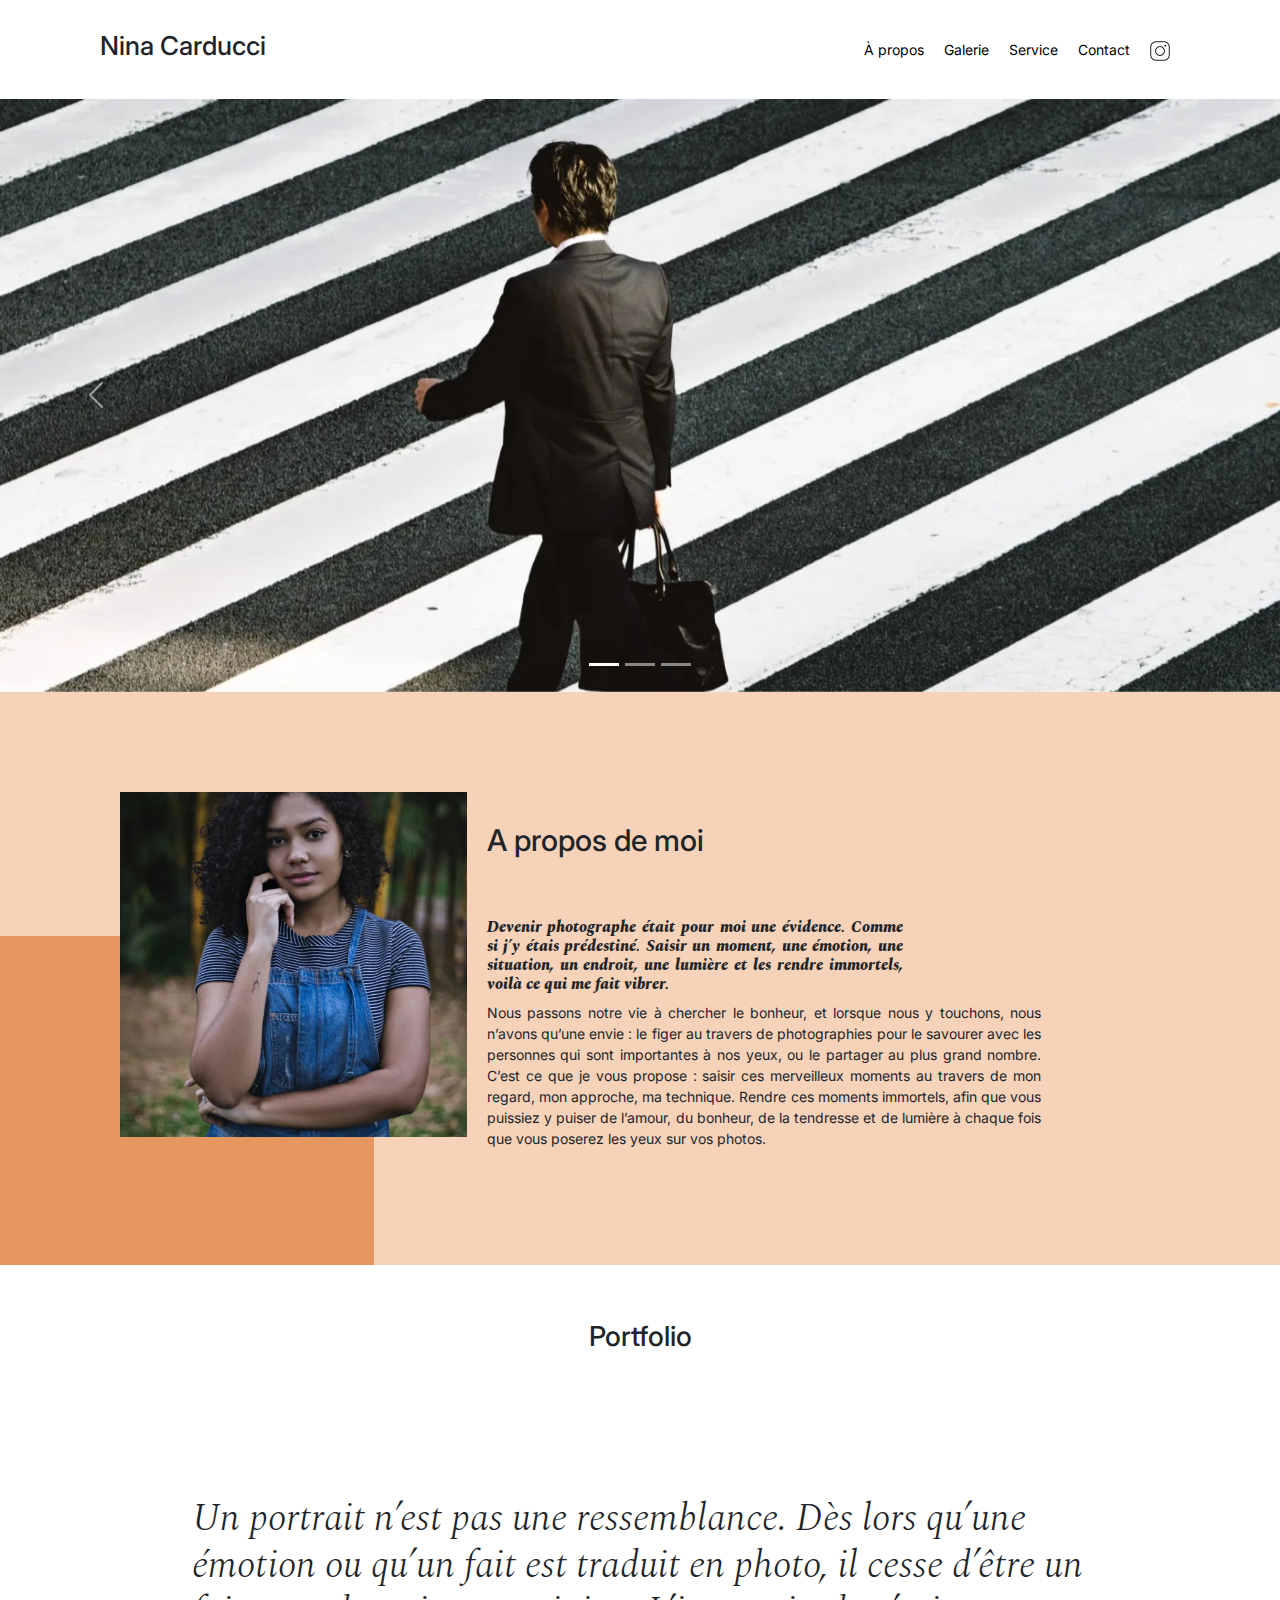
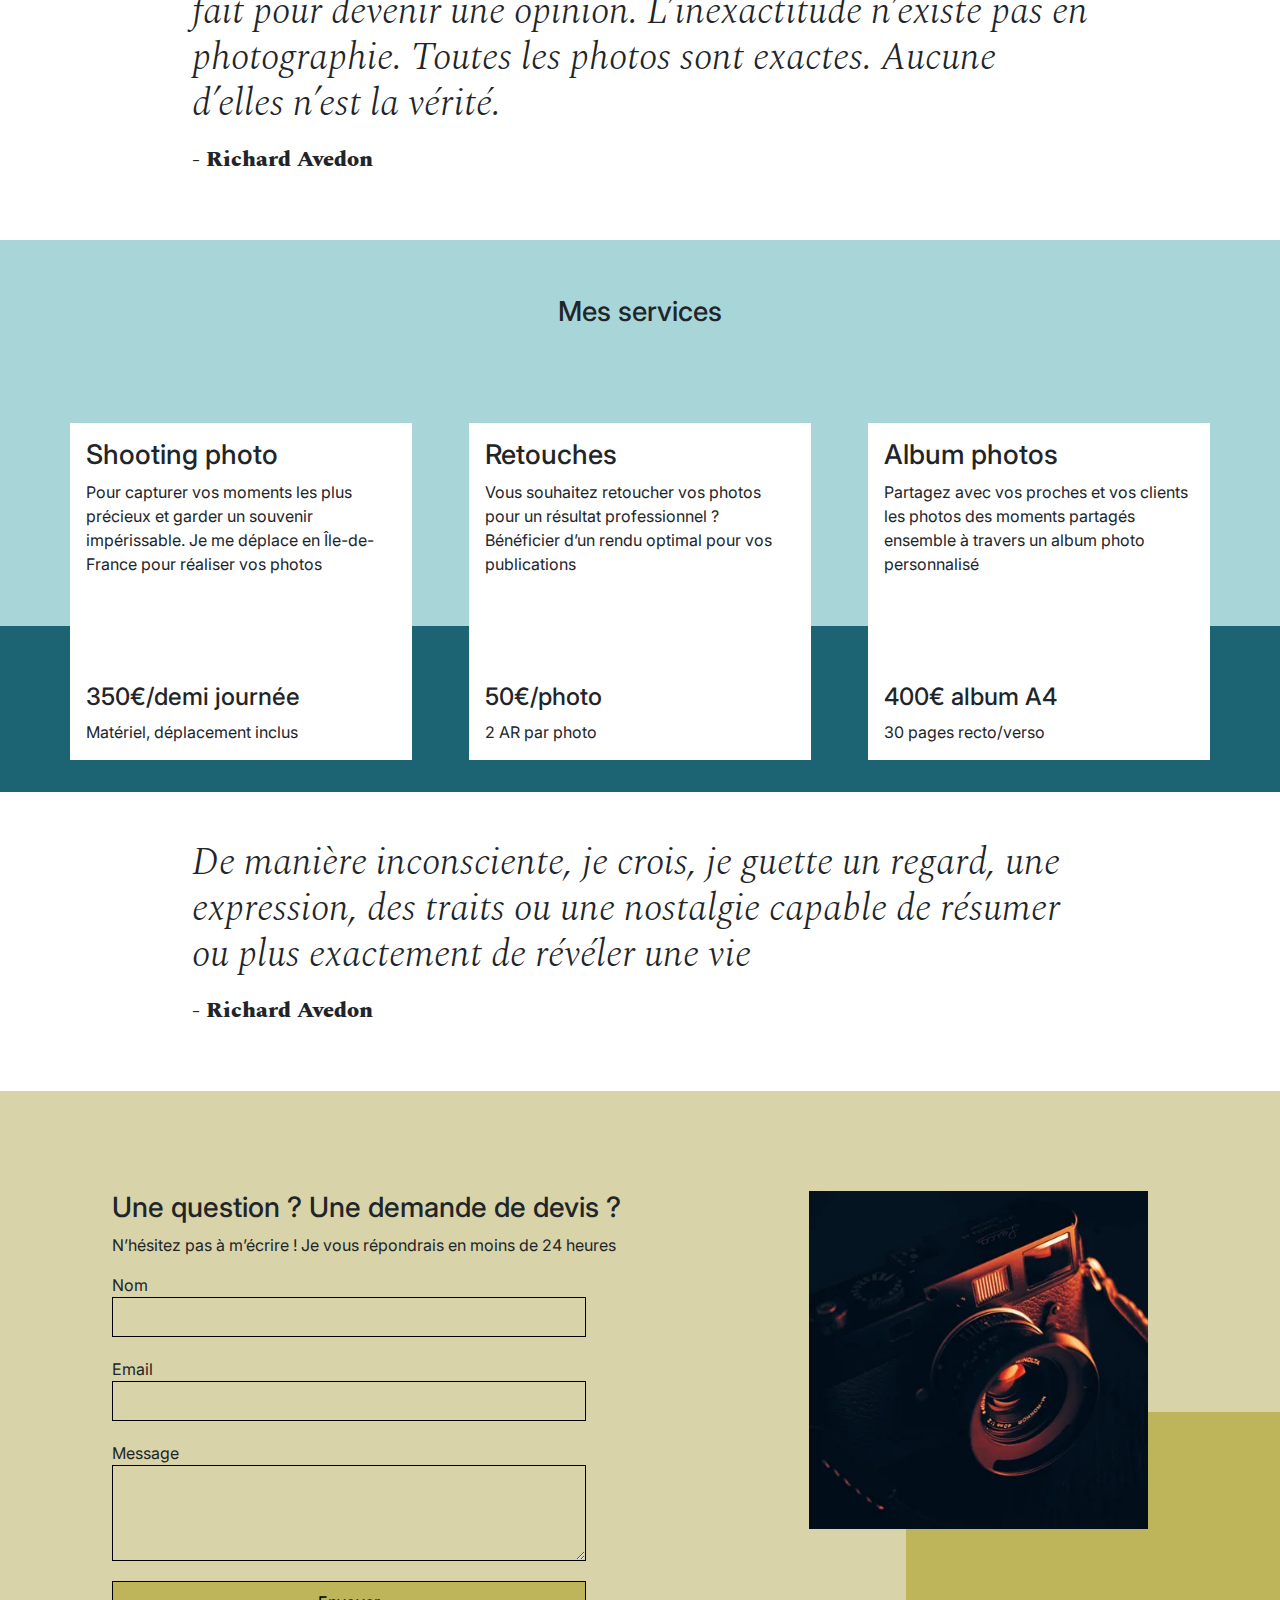
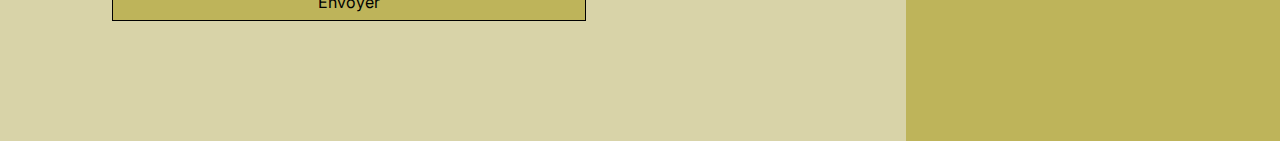
<file: index.html>
<!DOCTYPE html>
<html lang=fr>
   <head>
      <title>Nina Carducci Photographe passionnée Bordeaux Shooting - Retouches - Album Prix abordables</title>
	   <meta charset=UTF-8>
      <meta name=viewport content="width=device-width, initial-scale=1.0">
      <meta name=description content="Devenir photographe était pour moi une évidence. Comme si j’y étais prédestiné. Saisir un moment, une émotion, une situation, un endroit, une lumière et les rendre immortels, voilà ce qui me fait vibrer">
      <meta property=og:title content="Nina Carducci Photographe passionnée Bordeaux Shooting - Retouches - Album Prix abordables">
      <meta property=og:description content="Dans la page, vous pouvez avoir un aperçu de mon travail à travers la galerie, les services que je proposes ainsi que les tarifs">
      <meta property=og:image content=./assets/images/nina.webp>
      <meta property=og:url content=https://shania-s.github.io/Nina-Carducci/>
      <meta property=og:type content=website>
      <meta name=twitter:card content=summary_large_image />
      <meta name=twitter:site content=@votreCompteTwitter />
      <meta property=og:title content="Nina Carducci Photographe passionnée Bordeaux Shooting - Retouches - Album Prix abordables">
      <meta property=og:description content="Dans la page, vous pouvez avoir un aperçu de mon travail à travers la galerie, les services que je proposes ainsi que les tarifs">
      <meta name=twitter:image content="assets/images/nina_560.webp" />
      <meta name=twitter:url content=https://shania-s.github.io/Nina-Carducci/ />
	 
      <link rel="stylesheet" href="https://cdn.jsdelivr.net/npm/bootstrap@5.3.2/dist/css/bootstrap.min.css" integrity="sha384-T3c6CoIi6uLrA9TneNEoa7RxnatzjcDSCmG1MXxSR1GAsXEV/Dwwykc2MPK8M2HN" crossorigin="anonymous" defer>
	  <link rel="preload" href="https://cdn.jsdelivr.net/npm/bootstrap@5.3.2/dist/css/bootstrap.min.css" as="style" onload="this.onload=null;this.rel='stylesheet'">
<noscript><link rel="stylesheet" href="https://cdn.jsdelivr.net/npm/bootstrap@5.3.2/dist/css/bootstrap.min.css"></noscript>
      <link rel=preconnect href=https://fonts.googleapis.com>
      <link rel=preconnect href=https://fonts.gstatic.com crossorigin>
	  <script src=https://code.jquery.com/jquery-3.4.1.min.js integrity="sha256-CSXorXvZcTkaix6Yvo6HppcZGetbYMGWSFlBw8HfCJo=" crossorigin=anonymous defer></script>
	  <script src="https://cdn.jsdelivr.net/npm/bootstrap@5.3.2/dist/js/bootstrap.bundle.min.js" integrity="sha384-C6RzsynM9kWDrMNeT87bh95OGNyZPhcTNXj1NW7RuBCsyN/o0jlpcV8Qyq46cDfL" crossorigin="anonymous" defer></script>
      <script src=./assets/maugallery.min.js defer></script>
      <script src=./assets/scripts.js defer></script>
      <style>*{font-family:Inter;font-style:normal}img{max-width:100%; height:auto;} .nav a,.nav-pills .nav-link{color:#000}.about-me__introduction,.quote,.quote__text{font-style:italic;font-family:Spectral}.quote,.quote__author,.quote__text{font-family:Spectral}.service,.top-header{background-color:#fff;display:flex}#about,#contact{padding-inline:100px;padding-block:100px}.picture.left::before,.picture.right::before{content:" ";width:374px;height:329px;bottom:0;z-index:-1}#about,#contact .container,.mg-next,.mg-prev,.nav ul,.service,.top-header,form{display:flex}body{max-width:1920px;margin:auto}.top-header{position:sticky;top:0;z-index:1000;justify-content:space-between;padding-inline:100px;padding-block:30px;align-items:center}#about,#contact,#services,.item-column{position:relative}.item-column{cursor:pointer}.top-header .name{font-size:26px}.nav ul{list-style-type:none;font-size:14px;margin-bottom:0}.nav li{padding-inline:10px;cursor:pointer}.nav a{text-decoration:none}.social-link img{width:20px}#about{background-color:#f6d2b8}.picture.left::before{background-color:#e5975f;position:absolute;left:0}.picture{flex:1;margin:0 20px;z-index:0}.picture img{width:100%}#about-me,.form-container{flex:2; text-align:justify}.about-me__title{margin-top:1em;margin-bottom:60px;font-size:30px}.about-me__introduction{font-weight:800;width:60%;font-size:1rem}#about-me p{width:80%;font-size:14px}.title{text-align:center;padding-block:2em}#gallery .title,#services .title{font-size:1.72em}.service__description .service_title{font-size:1.7em}.service__price .price_title{font-size:1.5em}.gallery .nav{justify-content:center}.nav-pills .nav-link.active,.nav-pills .show>.nav-link{color:#000;background-color:#beb45a;border-radius:0}.item-column{margin-bottom:0!important;padding:0}.item-column::after{content:"";display:block;padding-bottom:100%}.gallery-item{position:absolute;width:100%;height:100%;object-fit:cover;padding:.5em}.form-container h1{font-size:1.75em}form input,form textarea{width:100%;background-color:transparent;border:1px solid;margin-bottom:20px}.quote{width:70%;margin:auto;padding-block:3em}.quote__text{font-weight:300;font-size:1.75rem;line-height:1.2}.quote__author{font-weight:800;font-size:22px}#services{margin:auto;background-color:#a8d5d8}#services .container::before{content:" ";background-color:#1c6474;position:absolute;width:100%;height:30%;bottom:0;left:0;z-index:0}#services .container{justify-content:space-between;display:flex;padding:2em 0}.service{max-width:390px;width:30%;height:337px;padding:1em;flex-direction:column;justify-content:space-between;z-index:1}#contact{margin:auto;background-color:#d8d3a8}.picture.right::before{background-color:#beb45a;position:absolute;right:0}form{flex-direction:column;width:70%;align-items:flex-start}form input{height:2.5em}form textarea{height:5em;line-height:2.5em;font-size:1.2em}input[type="submit"]{background-color:#beb45a;padding:.5em 1em}@media all and (max-width:1180px){.picture{flex:2}#about,#contact .container{align-items:center}.about-me__title{margin-top:0;margin-bottom:1em}#about-me h6,#about-me p{width:100%}.about-me__introduction{width:100%}}@media all and (max-width:1000px){.picture.left::before,.picture.right::before{height:30%;position:absolute;z-index:-1;width:100%}#about,#contact .container,#services .container{flex-direction:column}.picture{width:50%}.about-me__introduction{width:100%}.picture.left::before{bottom:auto;top:0;left:0}.about-me__title{text-align:center;margin-top:1em}.service{width:100%;max-width:100%;height:auto;margin:2em 0}.service__description{margin-bottom:1em}#services .container::before{width:30%;height:100%;bottom:0;right:0;left:auto;z-index:0}#contact .picture.right{margin-top:1em}.picture.right::before{bottom:0;right:0}}@media all and (max-width:650px){.top-header{flex-direction:column;padding-inline:0}.top-header .nav,.top-header .nav ul{width:100%;padding:0}.top-header .nav li{flex:1;padding-block:1em;text-align:center}.picture.left::before,.picture.right::before{height:150px}#services .container{align-items:center}#gallery .title,#services .title{font-size:1.72em}.quote__text{font-weight:300;font-size:1.75rem;line-height:1.2}.service{max-width:90%}#about,#contact{padding-inline:2em;padding-block:2em}form{width:100%}.picture{width:80%}.about-me__introduction{width:100%}}</style>
      <link rel=preload href=./assets/style.css as=style onload="this.onload=null;this.rel='stylesheet'">
      <noscript>
         <link rel=stylesheet href=./assets/style.css>
      </noscript>
      <link rel="preload" href="https://fonts.googleapis.com/css2?family=Inter&family=Spectral:ital,wght@0,400;1,300;1,400;1,800&display=swap" as="style" onload="this.onload=null;this.rel='stylesheet'">
      <noscript>
         <link rel="stylesheet" href="https://fonts.googleapis.com/css2?family=Inter&family=Spectral:ital,wght@0,400;1,300;1,400;1,800&display=swap">
      </noscript>
   </head>
   <body>
      <div class=top-header>
         <h1 class=name>Nina Carducci</h1>
         <div class=nav>
            <ul>
               <li><a href=#about>À propos</a></li>
               <li><a href=#gallery>Galerie</a></li>
               <li><a href=#services>Service</a></li>
               <li><a href=#contact>Contact</a></li>
               <li><a class=social-link href="https://www.instagram.com/ninacarducci.photo/?hl=fr" target=_blank title=Instagram><img src=assets/images/instagram.png alt=Instagram loading="lazy" width="35" height="35"></a></li>
            </ul>
         </div>
      </div>
      <div id=header>
         <div id=carouselExampleIndicators class="carousel slide" data-bs-ride=carousel>
            <div class=carousel-indicators>
               <button type=button data-bs-target=#carouselExampleIndicators data-bs-slide-to=0 class=active aria-current=true aria-label="Slide 1"></button>
               <button type=button data-bs-target=#carouselExampleIndicators data-bs-slide-to=1 aria-label="Slide 2"></button>
               <button type=button data-bs-target=#carouselExampleIndicators data-bs-slide-to=2 aria-label="Slide 3"></button>
            </div>
            <div class=carousel-inner>
               <div class="carousel-item active">
                  <img loading="eager" sizes="100vw"
                  srcset="
                  ./assets/images/slider/ryoji-iwata_320.webp 320w,
                  ./assets/images/slider/ryoji-iwata_414.webp 414w,
                  ./assets/images/slider/ryoji-iwata_768.webp 768w,
                  ./assets/images/slider/ryoji-iwata_1024.webp 1024w,
                  ./assets/images/slider/ryoji-iwata_1400.webp 1400w"
                  src="./assets/images/slider/ryoji-iwata_1400.webp"  class="d-block w-100" alt="Un homme vu de dos qui marche sur la route" width="1400" height="788">
               </div>
               <div class=carousel-item>
                  <img loading="lazy" sizes="100vw"
                  srcset="
                  ./assets/images/slider/nicholas-green_200.webp 200w,
                  ./assets/images/slider/nicholas-green_718.webp 718w,
                  ./assets/images/slider/nicholas-green_1088.webp 1088w,
                  ./assets/images/slider/nicholas-green_1400.webp 1400w"
                  src="./assets/images/slider/nicholas-green_1400.webp"
                   class="d-block w-100" alt="Des personnes en concert" width="1400" height="788"/>
               </div>
               <div class=carousel-item>
                  <img loading="lazy" sizes="100vw"
                  srcset="
                  ./assets/images/slider/edward-cisneros_200.webp 200w,
                  ./assets/images/slider/edward-cisneros_780.webp 780w,
                  ./assets/images/slider/edward-cisneros_1035.webp 1035w,
                  ./assets/images/slider/edward-cisneros_1325.webp 1325w,
                  ./assets/images/slider/edward-cisneros_1400.webp 1400w"
                  src="./assets/images/slider/edward-cisneros_1400.webp"  class="d-block w-100" alt="Deux personnes mariées penchées et qui s'embrassent" width="1400" height="788"/>
               </div>
            </div>
            <button class=carousel-control-prev type=button data-bs-target=#carouselExampleIndicators data-bs-slide=prev>
            <span class=carousel-control-prev-icon aria-hidden=true></span>
            <span class=visually-hidden>Previous</span>
            </button>
            <button class=carousel-control-next type=button data-bs-target=#carouselExampleIndicators data-bs-slide=next>
            <span class=carousel-control-next-icon aria-hidden=true></span>
            <span class=visually-hidden>Next</span>
            </button>
         </div>
      </div>
      <div id=about>
         <div class="picture left">
            <img  width="410" height="410" src="assets/images/nina_560.webp" sizes="(max-width: 500px) 300px, 560px"
				srcset="assets/images/nina_560.webp 560w, assets/images/nina_280.webp 280w" alt="Photo de Nina" loading="eager"/>
         </div>
         <div id=about-me>
            <h2 class=about-me__title>A propos de moi</h2>
            <h3 class=about-me__introduction>Devenir photographe était pour moi une évidence. Comme si j’y étais prédestiné. Saisir un moment, une émotion, une situation, un endroit, une lumière et les rendre immortels, voilà ce qui me fait vibrer.</h3>
            <p>Nous passons notre vie à chercher le bonheur, et lorsque nous y touchons, nous n’avons qu’une envie : le figer au travers de photographies pour le savourer avec les personnes qui sont importantes à nos yeux, ou le partager au plus grand nombre.
               C’est ce que je vous propose : saisir ces merveilleux moments au travers de mon regard, mon approche, ma technique. Rendre ces moments immortels, afin que vous puissiez y puiser de l’amour, du bonheur, de la tendresse et de lumière à chaque fois que vous poserez les yeux sur vos photos.
            </p>
         </div>
      </div>
      <div id=gallery>
         <h1 class=title>Portfolio</h1>
         <div class="container py-3">
            <div class=gallery style=display:none>
               <img loading=lazy height="420" width="420" data-gallery-tag=Concert alt="Des personnes assistant à un concert avec les mains levées" class=gallery-item sizes="(max-width: 684px) 100vw, 684px" srcset="
                  ./assets/images/gallery/concerts/aaron-paul-wnX-fXzB6Cw-unsplash_wloekt_c_scale,w_200.webp 200w,
                  ./assets/images/gallery/concerts/aaron-paul-wnX-fXzB6Cw-unsplash_wloekt_c_scale,w_391.webp 391w,
                  ./assets/images/gallery/concerts/aaron-paul-wnX-fXzB6Cw-unsplash_wloekt_c_scale,w_537.webp 537w,
                  ./assets/images/gallery/concerts/aaron-paul-wnX-fXzB6Cw-unsplash_wloekt_c_scale,w_684.webp 684w,
                  " src="./assets/images/gallery/concerts/aaron-paul-wnX-fXzB6Cw-unsplash_wloekt_c_scale,w_684.webp"/>
               <img loading=lazy height="420" width="420" data-gallery-tag=Entreprises alt="Un homme en costard avec les bras croisés" class=gallery-item src=./assets/images/gallery/entreprise/ali-morshedlou-WMD64tMfc4k-unsplash.webp srcset="./assets/images/gallery/entreprise/ali-morshedlou-WMD64tMfc4k-unsplash-254x381.webp 254w, ./assets/images/gallery/entreprise/ali-morshedlou-WMD64tMfc4k-unsplash-448x672.webp 448w, ./assets/images/gallery/entreprise/ali-morshedlou-WMD64tMfc4k-unsplash-608x912.webp 608w, ./assets/images/gallery/entreprise/ali-morshedlou-WMD64tMfc4k-unsplash-728x1091.webp 728w, ./assets/images/gallery/entreprise/ali-morshedlou-WMD64tMfc4k-unsplash-848x1271.webp 848w, ./assets/images/gallery/entreprise/ali-morshedlou-WMD64tMfc4k-unsplash-1090x1634.webp 1090w" sizes="(min-width: 1400px) 424px, (min-width: 1200px) 364px, (min-width: 1000px) 304px, (min-width: 780px) 224px, (min-width: 580px) 254px, calc(100vw - 16px)"/>
               <img loading=lazy height="420" width="420" data-gallery-tag=Entreprises alt="Une dame qui sourit" class=gallery-item src=./assets/images/gallery/entreprise/jason-goodman-tHO1_OuKbg0-unsplash.webp srcset="./assets/images/gallery/entreprise/jason-goodman-tHO1_OuKbg0-unsplash-254x172.webp 254w, ./assets/images/gallery/entreprise/jason-goodman-tHO1_OuKbg0-unsplash-608x411.webp 608w, ./assets/images/gallery/entreprise/jason-goodman-tHO1_OuKbg0-unsplash-848x574.webp 848w, ./assets/images/gallery/entreprise/jason-goodman-tHO1_OuKbg0-unsplash-1090x738.webp 1090w" sizes="(min-width: 1400px) 424px, (min-width: 1200px) 364px, (min-width: 1000px) 304px, (min-width: 780px) 224px, (min-width: 580px) 254px, calc(100vw - 16px)"/>
               <img loading=lazy height="420" width="420" data-gallery-tag=Mariages alt="Une vue sur les mains d'un couple marié" class=gallery-item src=./assets/images/gallery/mariage/hannah-busing-RvF2R_qMpRk-unsplash.webp srcset="./assets/images/gallery/mariage/hannah-busing-RvF2R_qMpRk-unsplash-304x243.webp 304w, ./assets/images/gallery/mariage/hannah-busing-RvF2R_qMpRk-unsplash-608x486.webp 608w, ./assets/images/gallery/mariage/hannah-busing-RvF2R_qMpRk-unsplash-848x678.webp 848w, ./assets/images/gallery/mariage/hannah-busing-RvF2R_qMpRk-unsplash-1090x872.webp 1090w" sizes="(min-width: 1400px) 424px, (min-width: 1200px) 364px, (min-width: 1000px) 304px, (min-width: 780px) 224px, (min-width: 580px) 254px, calc(100vw - 16px)"/>
               <img loading=lazy height="420" width="420" data-gallery-tag=Portrait alt="Portrait d'un homme qui ferme les yeux" class=gallery-item src=./assets/images/gallery/portraits/ade-tunji-rVkhWWZFAtQ-unsplash.webp srcset="./assets/images/gallery/portraits/ade-tunji-rVkhWWZFAtQ-unsplash-254x381.webp 254w, ./assets/images/gallery/portraits/ade-tunji-rVkhWWZFAtQ-unsplash-448x672.webp 448w, ./assets/images/gallery/portraits/ade-tunji-rVkhWWZFAtQ-unsplash-608x912.webp 608w,./assets/images/gallery/portraits/ade-tunji-rVkhWWZFAtQ-unsplash-728x1091.webp 728w, ./assets/images/gallery/portraits/ade-tunji-rVkhWWZFAtQ-unsplash-848x1271.webp 848w, ./assets/images/gallery/portraits/ade-tunji-rVkhWWZFAtQ-unsplash-1090x1634.webp 1090w" sizes="(min-width: 1400px) 424px, (min-width: 1200px) 364px, (min-width: 1000px) 304px, (min-width: 780px) 224px, (min-width: 580px) 254px, calc(100vw - 16px)"/>
               <img loading=lazy height="420" width="420" data-gallery-tag=Mariages alt="Deux personnes mariées qui se tiennent la main et se regardent" class=gallery-item src=./assets/images/gallery/mariage/jakob-owens-SiniLJkXhMc-unsplash.webp srcset="./assets/images/gallery/mariage/jakob-owens-SiniLJkXhMc-unsplash-254x381.webp 254w, ./assets/images/gallery/mariage/jakob-owens-SiniLJkXhMc-unsplash-448x672.webp 448w, ./assets/images/gallery/mariage/jakob-owens-SiniLJkXhMc-unsplash-608x912.webp 608w, ./assets/images/gallery/mariage/jakob-owens-SiniLJkXhMc-unsplash-728x1091.webp 728w, ./assets/images/gallery/mariage/jakob-owens-SiniLJkXhMc-unsplash-848x1271.webp 848w, ./assets/images/gallery/mariage/jakob-owens-SiniLJkXhMc-unsplash-1090x1634.webp 1090w" sizes="(min-width: 1400px) 424px, (min-width: 1200px) 364px, (min-width: 1000px) 304px, (min-width: 780px) 224px, (min-width: 580px) 254px, calc(100vw - 16px)"/>
               <img loading=lazy height="420" width="420" data-gallery-tag=Portrait alt="Portrait d'une fille qui porte des lunettes et qui tient ses cheveux" class=gallery-item sizes="(max-width: 681px) 100vw, 681px" srcset="
                  ./assets/images/gallery/portraits/nino-van-prattenburg-443cl1uR_8-unsplash_lmvesn_c_scale,w_200.webp 200w,
                  ./assets/images/gallery/portraits/nino-van-prattenburg-443cl1uR_8-unsplash_lmvesn_c_scale,w_491.webp 491w,
                  ./assets/images/gallery/portraits/nino-van-prattenburg-443cl1uR_8-unsplash_lmvesn_c_scale,w_681.webp 681w" src="./assets/images/gallery/portraits/nino-van-prattenburg-443cl1uR_8-unsplash_lmvesn_c_scale,w_681.webp"/>
               <img loading=lazy height="420" width="420" data-gallery-tag=Concert alt="Un chanteur qui donne un concert" class=gallery-item src=./assets/images/gallery/concerts/austin-neill-hgO1wFPXl3I-unsplash.webp srcset="./assets/images/gallery/concerts/austin-neill-hgO1wFPXl3I-unsplash-254x169.webp 254w, ./assets/images/gallery/concerts/austin-neill-hgO1wFPXl3I-unsplash-608x405.webp 608w, ./assets/images/gallery/concerts/austin-neill-hgO1wFPXl3I-unsplash-848x565.webp 848w, ./assets/images/gallery/concerts/austin-neill-hgO1wFPXl3I-unsplash-1090x727.webp 1090w" sizes="(min-width: 1400px) 424px, (min-width: 1200px) 364px, (min-width: 1000px) 304px, (min-width: 780px) 224px, (min-width: 580px) 254px, calc(100vw - 16px)"/>
               <img loading=lazy height="420" width="420" data-gallery-tag=Entreprises alt="Une femme qui travaille dans son bureau en souriant" class=gallery-item sizes="(max-width: 1090px) 100vw, 1090px" srcset="
                  ./assets/images/gallery/entreprise/mateus-campos-felipe-Fsgzm8N0hIY-unsplash_bdxmxx_c_scale,w_200.webp 200w,
                  ./assets/images/gallery/entreprise/mateus-campos-felipe-Fsgzm8N0hIY-unsplash_bdxmxx_c_scale,w_685.webp 685w,
                  ./assets/images/gallery/entreprise/mateus-campos-felipe-Fsgzm8N0hIY-unsplash_bdxmxx_c_scale,w_1090.webp 1090w,
                  " src="./assets/images/gallery/entreprise/mateus-campos-felipe-Fsgzm8N0hIY-unsplash_bdxmxx_c_scale,w_1090.webp"/>
            </div>
         </div>
         <div class=quote>
            <figure>
               <blockquote>
                  <p class=quote__text>Un portrait n’est pas une ressemblance. Dès lors qu’une émotion ou qu’un fait est traduit en photo, il cesse d’être un fait pour devenir une opinion. L’inexactitude n’existe pas en photographie. Toutes les photos sont exactes. Aucune d’elles n’est la vérité.</p>
               </blockquote>
               <figcaption class=quote__author>- Richard Avedon</figcaption>
            </figure>
         </div>
      </div>
      <div itemscope itemtype=https://schema.org/LocalBusiness style=display:none>
         <span itemprop=name>Nina Carducci - Photographe passionnée et experte</span>
         <img itemprop=image src="assets/images/nina_560.webp" alt="Photo de Nina" loading="lazy">
         <div itemprop=address itemscope itemtype=http://schema.org/PostalAddress>
            <span itemprop=streetAddress>68 avenue Alsace-Lorraine</span>
            <span itemprop=addressLocality>Bordeaux</span>,
            <span itemprop=addressRegion>Bordeaux</span>
            <span itemprop=postalCode>33200</span>
            <span itemprop=addressCountry>FR</span>
         </div>
         <div itemprop=telephone>05 56 67 78 89</div>
         <span itemprop=priceRange>Fourchette de prix : 50€ - 400€</span>
         <div itemprop=hasOfferCatalog itemscope itemtype=http://schema.org/OfferCatalog>
            <span itemprop=name>Services proposés</span>
            <div itemprop=itemListElement itemscope itemtype=http://schema.org/Offer>
               <span itemprop=name>Shooting photo</span>
               <meta itemprop=serviceType content=ShootingPhoto />
            </div>
            <div itemprop=itemListElement itemscope itemtype=http://schema.org/Offer>
               <span itemprop=name>Retouches</span>
               <meta itemprop=serviceType content=Retouches />
            </div>
            <div itemprop=itemListElement itemscope itemtype=http://schema.org/Offer>
               <span itemprop=name>Album photos</span>
               <meta itemprop=serviceType content=AlbumPhotos />
            </div>
         </div>
         <time itemprop=openingHours datetime="Mo,Fr 10:00-19:00">Lundi au vendredi de 10h à 19h</time>.
      </div>
      <div id=services>
         <h1 class=title>Mes services</h1>
         <div class=container>
            <div class=service>
               <div class=service__description>
                  <h2 class=service_title>Shooting photo</h2>
                  <p>Pour capturer vos moments les plus précieux et garder un souvenir impérissable. Je me déplace en Île-de-France pour réaliser vos photos</p>
               </div>
               <div class=service__price>
                  <h3 class=price_title>350€/demi journée</h3>
                  <span>Matériel, déplacement inclus</span>
               </div>
            </div>
            <div class=service>
               <div class=service__description>
                  <h2 class=service_title>Retouches</h2>
                  <p>Vous souhaitez retoucher vos photos pour un résultat professionnel ? Bénéficier d’un rendu optimal pour vos publications</p>
               </div>
               <div class=service__price>
                  <h3 class=price_title>50€/photo</h3>
                  <span>2 AR par photo</span>
               </div>
            </div>
            <div class=service>
               <div class=service__description>
                  <h2 class=service_title>Album photos</h2>
                  <p>Partagez avec vos proches et vos clients les photos des moments partagés ensemble à travers un album photo personnalisé</p>
               </div>
               <div class=service__price>
                  <h3 class=price_title>400€ album A4</h3>
                  <span>30 pages recto/verso</span>
               </div>
            </div>
         </div>
      </div>
      <div class=quote>
         <figure>
            <blockquote>
               <p class=quote__text>De manière inconsciente, je crois, je guette un regard, une expression, des traits ou une nostalgie capable de résumer ou plus exactement de révéler une vie</p>
            </blockquote>
            <figcaption class=quote__author>- Richard Avedon</figcaption>
         </figure>
      </div>
      <div id=contact>
         <div class=container>
            <div class=form-container>
               <h1>Une question ? Une demande de devis ?</h1>
               <p> N’hésitez pas à m’écrire ! Je vous répondrais en moins de 24 heures</p>
               <form method=post>
                  <label for=nom>Nom</label>
                  <input type=text name=nom id=nom>
                  <label for=email>Email</label>
                  <input type=email name=email id=email>
                  <label for=message>Message</label>
                  <textarea name=message id=message cols=30 rows=10></textarea>
                  <input type=submit value="Envoyer"/>
               </form>
            </div>
            <div class="picture right">
               <img loading="lazy" width="410" height="410" sizes="(min-width: 1600px) 419px, (min-width: 1200px) calc(28.16vw - 26px), (min-width: 1020px) calc(43.75vw - 68px), (min-width: 980px) calc(200vw - 1612px), (min-width: 680px) calc(42.86vw - 63px), (min-width: 640px) calc(-975vw + 6653px), calc(75.94vw - 58px)" src=./assets/images/camera.webp srcset="./assets/images/camera-419x418.webp 419w, ./assets/images/camera-838x836.webp 838w" alt="Photo d'une caméra">
            </div>
         </div>
      </div>
   </body>
</html>
</file>
